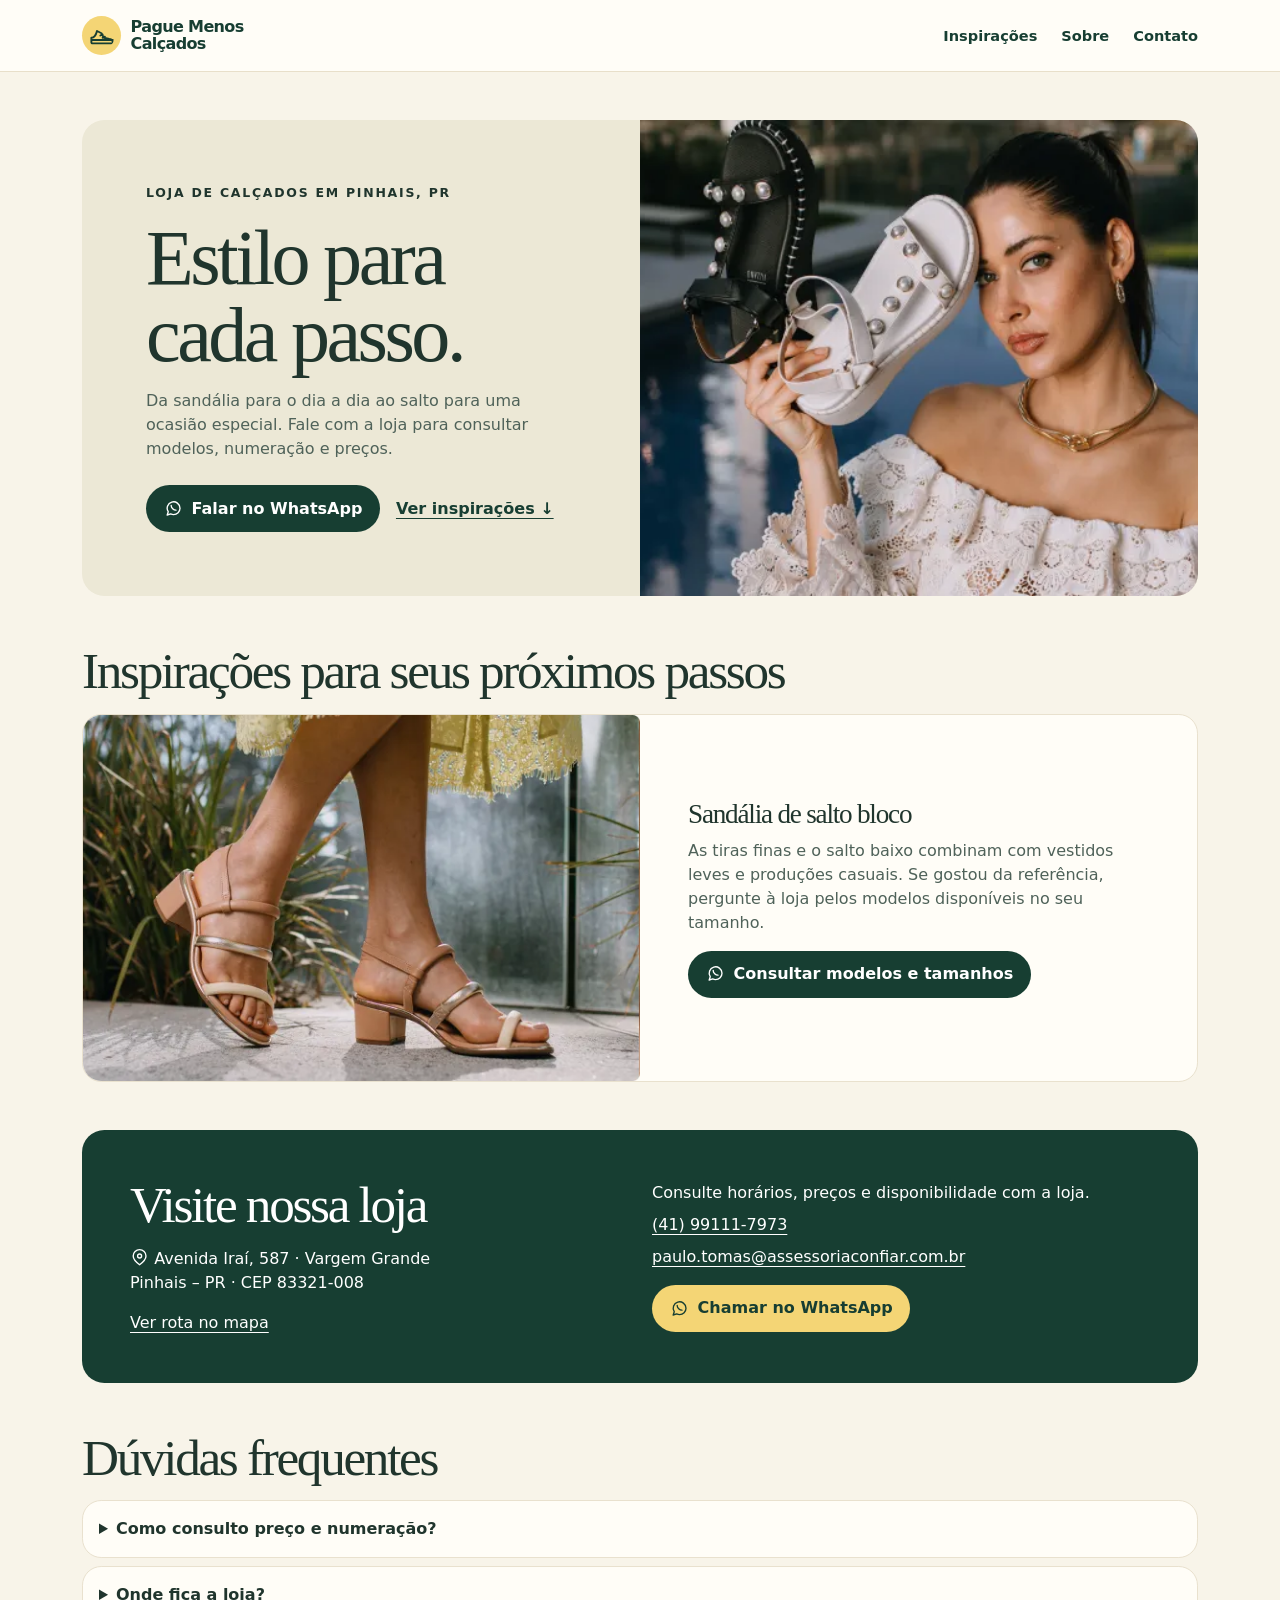
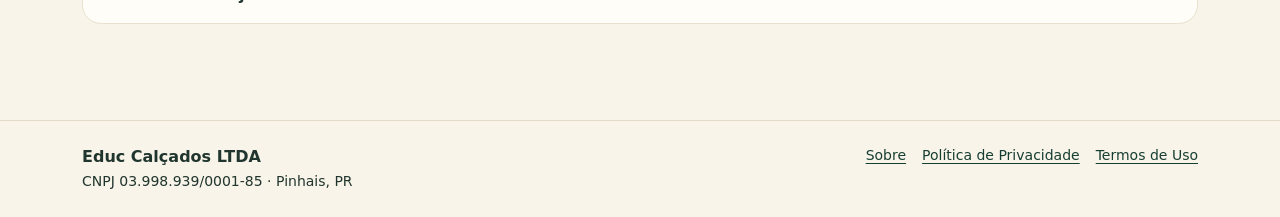
<file: index.html>
<!doctype html>
<html lang="pt-BR">
<head>
<meta charset="utf-8">
<meta name="viewport" content="width=device-width, initial-scale=1">
<title>Loja de calçados em Pinhais | Pague Menos Calçados</title>
<meta name="description" content="Conheça a Pague Menos Calçados em Pinhais, PR. Veja inspirações de calçados e consulte modelos, tamanhos e preços pelo WhatsApp.">
<meta name="theme-color" content="#173e32">
<link rel="stylesheet" href="assets/bootstrap.min.css">
<link rel="stylesheet" href="assets/site.css">
</head>
<body>
<a class="visually-hidden-focusable position-absolute bg-white p-2" href="#conteudo">Pular para o conteúdo</a>
<header>
  <div class="container py-3 d-flex flex-wrap align-items-center justify-content-between gap-3">
    <a class="brand" href="index.html"><svg class="icon" viewBox="0 0 24 24" fill="none" stroke="currentColor" stroke-width="1.7" stroke-linecap="round" stroke-linejoin="round" aria-hidden="true"><path d="M3 14c3 0 4-2 5-6l4 2 2 4 5 1a3 3 0 0 1 3 3v1H3zM3 16h19M11 12l2-1M13 14l2-1"/></svg> Pague Menos<br>Calçados</a>
    <nav class="nav-links d-flex flex-wrap gap-3 gap-md-4" aria-label="Menu principal">
      <a href="index.html#inspiracoes">Inspirações</a>
      <a href="sobre.html">Sobre</a>
      <a href="index.html#contato">Contato</a>
    </nav>
  </div>
</header>

<main id="conteudo" class="container py-4 py-lg-5">
  <section class="hero row g-0 align-items-stretch">
    <div class="col-lg-6 hero-copy align-self-center">
      <p class="eyebrow mb-3">Loja de calçados em Pinhais, PR</p>
      <h1>Estilo para cada passo.</h1>
      <p class="mt-3 mb-4 muted">Da sandália para o dia a dia ao salto para uma ocasião especial. Fale com a loja para consultar modelos, numeração e preços.</p>
      <div class="d-flex flex-wrap align-items-center gap-3"><a class="button" href="https://wa.me/5541991117973?text=Ol%C3%A1%21%20Gostaria%20de%20informa%C3%A7%C3%B5es%20sobre%20os%20cal%C3%A7ados%20e%20a%20disponibilidade%20de%20numera%C3%A7%C3%A3o."><svg class="icon" viewBox="0 0 24 24" fill="none" stroke="currentColor" stroke-width="1.7" stroke-linecap="round" stroke-linejoin="round" aria-hidden="true"><path d="M20 11.5a8 8 0 0 1-8 8c-1.3 0-2.5-.3-3.6-.8L4 20l1.3-4.1A8 8 0 1 1 20 11.5Z"/><path d="M9 8c0 3 3 6 6 6"/></svg> Falar no WhatsApp</a><a class="fw-semibold" href="#inspiracoes">Ver inspirações ↓</a></div>
    </div>
    <div class="col-lg-6"><img class="hero-photo" src="assets/verao.webp" width="581" height="382" fetchpriority="high" alt="Mulher segurando sandálias preta e branca com detalhes metálicos"></div>
  </section>
  <section class="my-5" id="inspiracoes" aria-labelledby="titulo-inspiracoes">
    <h2 id="titulo-inspiracoes" class="mb-3">Inspirações para seus próximos passos</h2>
    <div class="panel row g-0 align-items-stretch">
      <div class="col-md-6"><img src="assets/primavera.webp" width="581" height="382" loading="lazy" alt="Sandália bege de salto bloco baixo e tiras finas"></div>
      <div class="col-md-6 p-4 p-lg-5 align-self-center">
        <h3>Sandália de salto bloco</h3>
        <p class="muted">As tiras finas e o salto baixo combinam com vestidos leves e produções casuais. Se gostou da referência, pergunte à loja pelos modelos disponíveis no seu tamanho.</p>
        <a class="button" href="https://wa.me/5541991117973?text=Ol%C3%A1%21%20Gostaria%20de%20informa%C3%A7%C3%B5es%20sobre%20os%20cal%C3%A7ados%20e%20a%20disponibilidade%20de%20numera%C3%A7%C3%A3o."><svg class="icon" viewBox="0 0 24 24" fill="none" stroke="currentColor" stroke-width="1.7" stroke-linecap="round" stroke-linejoin="round" aria-hidden="true"><path d="M20 11.5a8 8 0 0 1-8 8c-1.3 0-2.5-.3-3.6-.8L4 20l1.3-4.1A8 8 0 1 1 20 11.5Z"/><path d="M9 8c0 3 3 6 6 6"/></svg> Consultar modelos e tamanhos</a>
      </div>
    </div>
  </section>
  <section class="contact p-4 p-lg-5" id="contato" aria-labelledby="titulo-contato">
    <div class="row g-4 align-items-center">
      <div class="col-lg-6">
        <h2 id="titulo-contato">Visite nossa loja</h2>
        <address class="mt-3"><svg class="icon" viewBox="0 0 24 24" fill="none" stroke="currentColor" stroke-width="1.7" stroke-linecap="round" stroke-linejoin="round" aria-hidden="true"><path d="M20 10c0 5-8 11-8 11S4 15 4 10a8 8 0 1 1 16 0Z"/><circle cx="12" cy="10" r="2.5"/></svg> Avenida Iraí, 587 · Vargem Grande<br>Pinhais – PR · CEP 83321-008</address>
        <a class="d-inline-block mt-3" href="https://www.google.com/maps/search/?api=1&amp;query=Avenida%20Ira%C3%AD%20587%2C%20Vargem%20Grande%2C%20Pinhais%20PR%2C%2083321-008">Ver rota no mapa</a>
      </div>
      <div class="col-lg-6">
        <p class="mb-2">Consulte horários, preços e disponibilidade com a loja.</p>
        <p class="mb-2"><a href="tel:+5541991117973">(41) 99111-7973</a></p>
        <p class="mb-3"><a href="mailto:paulo.tomas@assessoriaconfiar.com.br">paulo.tomas@assessoriaconfiar.com.br</a></p>
        <a class="button warm" href="https://wa.me/5541991117973?text=Ol%C3%A1%21%20Gostaria%20de%20informa%C3%A7%C3%B5es%20sobre%20os%20cal%C3%A7ados%20e%20a%20disponibilidade%20de%20numera%C3%A7%C3%A3o."><svg class="icon" viewBox="0 0 24 24" fill="none" stroke="currentColor" stroke-width="1.7" stroke-linecap="round" stroke-linejoin="round" aria-hidden="true"><path d="M20 11.5a8 8 0 0 1-8 8c-1.3 0-2.5-.3-3.6-.8L4 20l1.3-4.1A8 8 0 1 1 20 11.5Z"/><path d="M9 8c0 3 3 6 6 6"/></svg> Chamar no WhatsApp</a>
      </div>
    </div>
  </section>
  <section class="my-5" aria-labelledby="duvidas">
    <h2 id="duvidas">Dúvidas frequentes</h2>
    <details class="panel p-3 mt-3"><summary class="fw-semibold">Como consulto preço e numeração?</summary><p class="mt-2 mb-0">Envie uma mensagem com o tipo de calçado e o tamanho que procura. A loja pode informar as opções disponíveis e os preços.</p></details>
    <details class="panel p-3 mt-2"><summary class="fw-semibold">Onde fica a loja?</summary><p class="mt-2 mb-0">Na Avenida Iraí, 587, bairro Vargem Grande, em Pinhais (PR). Use o link de rota na seção de contato.</p></details>
  </section>
</main>
<footer>
  <div class="container py-4 d-flex flex-wrap justify-content-between align-items-start gap-3">
    <div><strong>Educ Calçados LTDA</strong><br><span class="small">CNPJ 03.998.939/0001-85 · Pinhais, PR</span></div>
    <nav class="small d-flex flex-wrap gap-3" aria-label="Links institucionais">
      <a href="sobre.html">Sobre</a>
      <a href="politica-de-privacidade.html">Política de Privacidade</a>
      <a href="termos-de-uso.html">Termos de Uso</a>
    </nav>
  </div>
</footer>
</body>
</html>
</file>
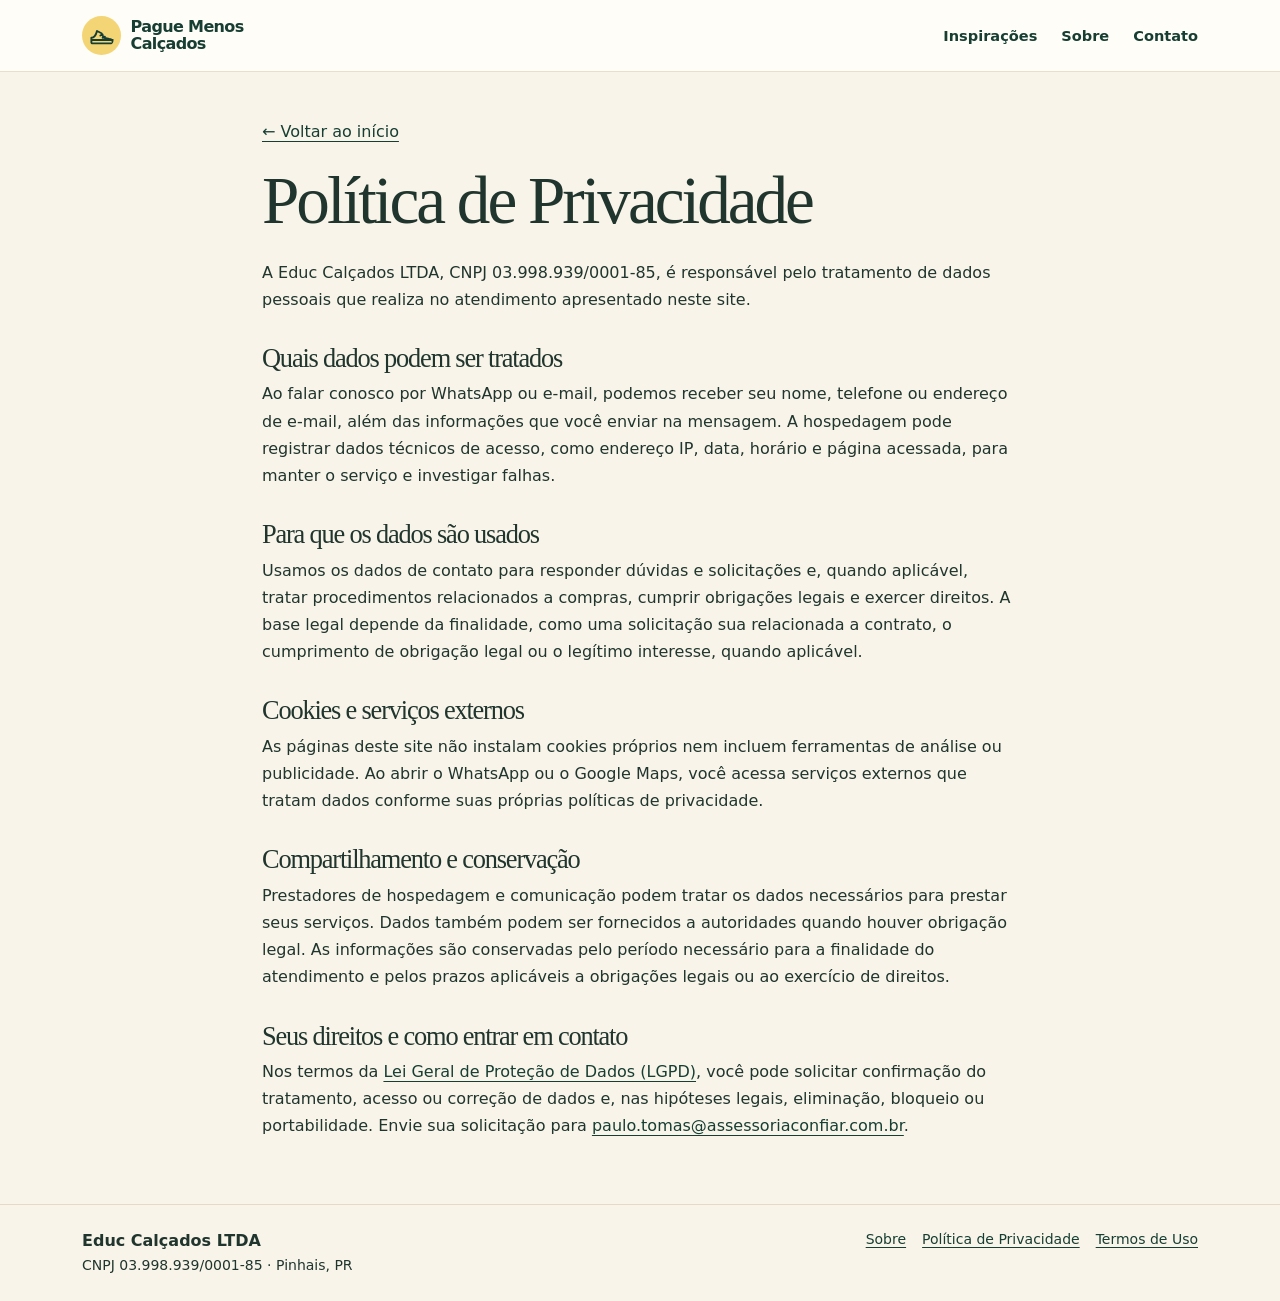
<file: politica-de-privacidade.html>
<!doctype html>
<html lang="pt-BR">
<head>
<meta charset="utf-8">
<meta name="viewport" content="width=device-width, initial-scale=1">
<title>Política de Privacidade | Pague Menos Calçados</title>
<meta name="description" content="Como a Educ Calçados LTDA trata dados pessoais no site e nos canais de atendimento.">
<meta name="theme-color" content="#173e32">
<link rel="stylesheet" href="assets/bootstrap.min.css">
<link rel="stylesheet" href="assets/site.css">
</head>
<body>
<a class="visually-hidden-focusable position-absolute bg-white p-2" href="#conteudo">Pular para o conteúdo</a>
<header>
  <div class="container py-3 d-flex flex-wrap align-items-center justify-content-between gap-3">
    <a class="brand" href="index.html"><svg class="icon" viewBox="0 0 24 24" fill="none" stroke="currentColor" stroke-width="1.7" stroke-linecap="round" stroke-linejoin="round" aria-hidden="true"><path d="M3 14c3 0 4-2 5-6l4 2 2 4 5 1a3 3 0 0 1 3 3v1H3zM3 16h19M11 12l2-1M13 14l2-1"/></svg> Pague Menos<br>Calçados</a>
    <nav class="nav-links d-flex flex-wrap gap-3 gap-md-4" aria-label="Menu principal">
      <a href="index.html#inspiracoes">Inspirações</a>
      <a href="sobre.html">Sobre</a>
      <a href="index.html#contato">Contato</a>
    </nav>
  </div>
</header>
<main id="conteudo" class="container legal py-5"><a href="index.html">← Voltar ao início</a><h1 class="mt-4 mb-4">Política de Privacidade</h1>
<p>A Educ Calçados LTDA, CNPJ 03.998.939/0001-85, é responsável pelo tratamento de dados pessoais que realiza no atendimento apresentado neste site.</p>
<h2>Quais dados podem ser tratados</h2>
<p>Ao falar conosco por WhatsApp ou e-mail, podemos receber seu nome, telefone ou endereço de e-mail, além das informações que você enviar na mensagem. A hospedagem pode registrar dados técnicos de acesso, como endereço IP, data, horário e página acessada, para manter o serviço e investigar falhas.</p>
<h2>Para que os dados são usados</h2>
<p>Usamos os dados de contato para responder dúvidas e solicitações e, quando aplicável, tratar procedimentos relacionados a compras, cumprir obrigações legais e exercer direitos. A base legal depende da finalidade, como uma solicitação sua relacionada a contrato, o cumprimento de obrigação legal ou o legítimo interesse, quando aplicável.</p>
<h2>Cookies e serviços externos</h2>
<p>As páginas deste site não instalam cookies próprios nem incluem ferramentas de análise ou publicidade. Ao abrir o WhatsApp ou o Google Maps, você acessa serviços externos que tratam dados conforme suas próprias políticas de privacidade.</p>
<h2>Compartilhamento e conservação</h2>
<p>Prestadores de hospedagem e comunicação podem tratar os dados necessários para prestar seus serviços. Dados também podem ser fornecidos a autoridades quando houver obrigação legal. As informações são conservadas pelo período necessário para a finalidade do atendimento e pelos prazos aplicáveis a obrigações legais ou ao exercício de direitos.</p>
<h2>Seus direitos e como entrar em contato</h2>
<p>Nos termos da <a href="https://www.planalto.gov.br/ccivil_03/_ato2015-2018/2018/lei/l13709.htm">Lei Geral de Proteção de Dados (LGPD)</a>, você pode solicitar confirmação do tratamento, acesso ou correção de dados e, nas hipóteses legais, eliminação, bloqueio ou portabilidade. Envie sua solicitação para <a href="mailto:paulo.tomas@assessoriaconfiar.com.br">paulo.tomas@assessoriaconfiar.com.br</a>.</p>
</main>
<footer>
  <div class="container py-4 d-flex flex-wrap justify-content-between align-items-start gap-3">
    <div><strong>Educ Calçados LTDA</strong><br><span class="small">CNPJ 03.998.939/0001-85 · Pinhais, PR</span></div>
    <nav class="small d-flex flex-wrap gap-3" aria-label="Links institucionais">
      <a href="sobre.html">Sobre</a>
      <a href="politica-de-privacidade.html">Política de Privacidade</a>
      <a href="termos-de-uso.html">Termos de Uso</a>
    </nav>
  </div>
</footer>
</body>
</html>
</file>
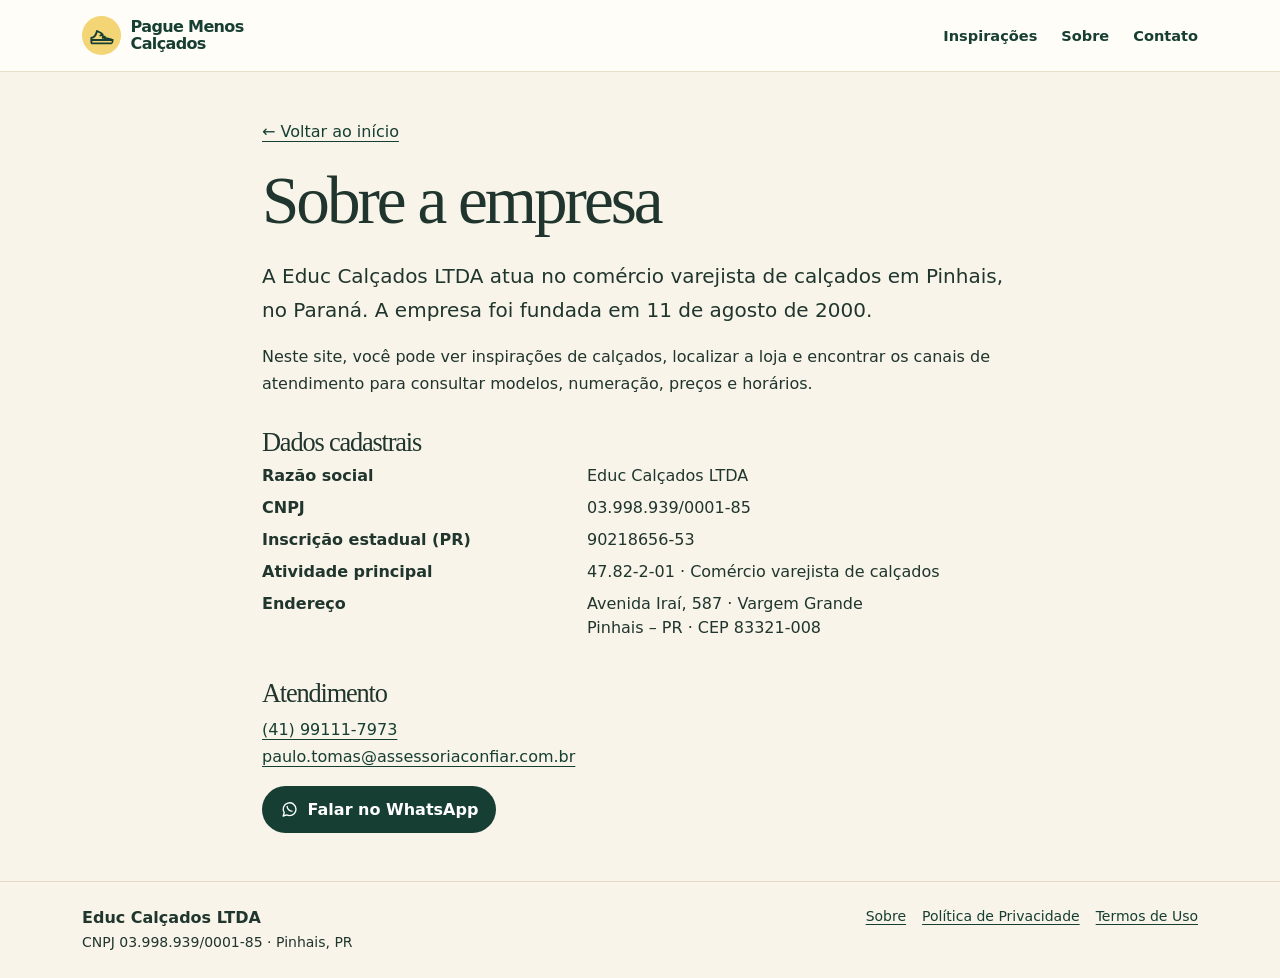
<file: sobre.html>
<!doctype html>
<html lang="pt-BR">
<head>
<meta charset="utf-8">
<meta name="viewport" content="width=device-width, initial-scale=1">
<title>Sobre a empresa | Pague Menos Calçados</title>
<meta name="description" content="História, atividade e dados cadastrais da Educ Calçados LTDA.">
<meta name="theme-color" content="#173e32">
<link rel="stylesheet" href="assets/bootstrap.min.css">
<link rel="stylesheet" href="assets/site.css">
</head>
<body>
<a class="visually-hidden-focusable position-absolute bg-white p-2" href="#conteudo">Pular para o conteúdo</a>
<header>
  <div class="container py-3 d-flex flex-wrap align-items-center justify-content-between gap-3">
    <a class="brand" href="index.html"><svg class="icon" viewBox="0 0 24 24" fill="none" stroke="currentColor" stroke-width="1.7" stroke-linecap="round" stroke-linejoin="round" aria-hidden="true"><path d="M3 14c3 0 4-2 5-6l4 2 2 4 5 1a3 3 0 0 1 3 3v1H3zM3 16h19M11 12l2-1M13 14l2-1"/></svg> Pague Menos<br>Calçados</a>
    <nav class="nav-links d-flex flex-wrap gap-3 gap-md-4" aria-label="Menu principal">
      <a href="index.html#inspiracoes">Inspirações</a>
      <a href="sobre.html">Sobre</a>
      <a href="index.html#contato">Contato</a>
    </nav>
  </div>
</header>
<main id="conteudo" class="container legal py-5"><a href="index.html">← Voltar ao início</a><h1 class="mt-4 mb-4">Sobre a empresa</h1>
<p class="lead">A Educ Calçados LTDA atua no comércio varejista de calçados em Pinhais, no Paraná. A empresa foi fundada em 11 de agosto de 2000.</p>
<p>Neste site, você pode ver inspirações de calçados, localizar a loja e encontrar os canais de atendimento para consultar modelos, numeração, preços e horários.</p>
<h2>Dados cadastrais</h2>
<dl class="row">
<dt class="col-sm-5">Razão social</dt><dd class="col-sm-7">Educ Calçados LTDA</dd>
<dt class="col-sm-5">CNPJ</dt><dd class="col-sm-7">03.998.939/0001-85</dd>
<dt class="col-sm-5">Inscrição estadual (PR)</dt><dd class="col-sm-7">90218656-53</dd>
<dt class="col-sm-5">Atividade principal</dt><dd class="col-sm-7">47.82-2-01 · Comércio varejista de calçados</dd>
<dt class="col-sm-5">Endereço</dt><dd class="col-sm-7">Avenida Iraí, 587 · Vargem Grande<br>Pinhais – PR · CEP 83321-008</dd>
</dl>
<h2>Atendimento</h2>
<p><a href="tel:+5541991117973">(41) 99111-7973</a><br><a href="mailto:paulo.tomas@assessoriaconfiar.com.br">paulo.tomas@assessoriaconfiar.com.br</a></p>
<a class="button" href="https://wa.me/5541991117973?text=Ol%C3%A1%21%20Gostaria%20de%20informa%C3%A7%C3%B5es%20sobre%20os%20cal%C3%A7ados%20e%20a%20disponibilidade%20de%20numera%C3%A7%C3%A3o."><svg class="icon" viewBox="0 0 24 24" fill="none" stroke="currentColor" stroke-width="1.7" stroke-linecap="round" stroke-linejoin="round" aria-hidden="true"><path d="M20 11.5a8 8 0 0 1-8 8c-1.3 0-2.5-.3-3.6-.8L4 20l1.3-4.1A8 8 0 1 1 20 11.5Z"/><path d="M9 8c0 3 3 6 6 6"/></svg> Falar no WhatsApp</a>
</main>
<footer>
  <div class="container py-4 d-flex flex-wrap justify-content-between align-items-start gap-3">
    <div><strong>Educ Calçados LTDA</strong><br><span class="small">CNPJ 03.998.939/0001-85 · Pinhais, PR</span></div>
    <nav class="small d-flex flex-wrap gap-3" aria-label="Links institucionais">
      <a href="sobre.html">Sobre</a>
      <a href="politica-de-privacidade.html">Política de Privacidade</a>
      <a href="termos-de-uso.html">Termos de Uso</a>
    </nav>
  </div>
</footer>
</body>
</html>
</file>
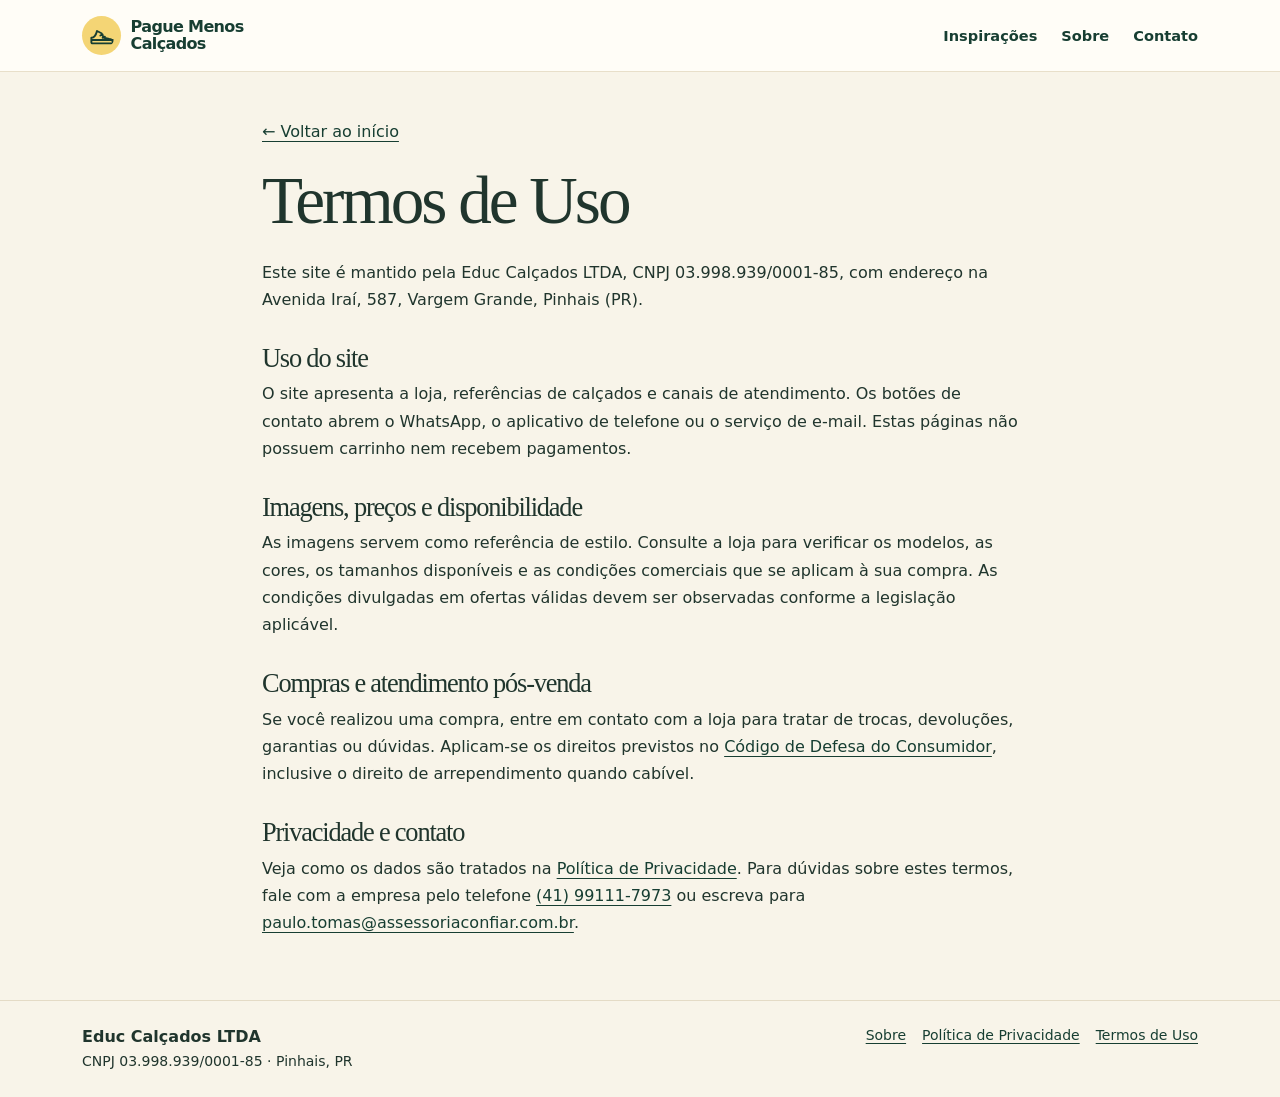
<file: termos-de-uso.html>
<!doctype html>
<html lang="pt-BR">
<head>
<meta charset="utf-8">
<meta name="viewport" content="width=device-width, initial-scale=1">
<title>Termos de Uso | Pague Menos Calçados</title>
<meta name="description" content="Condições de utilização do site institucional da Educ Calçados LTDA.">
<meta name="theme-color" content="#173e32">
<link rel="stylesheet" href="assets/bootstrap.min.css">
<link rel="stylesheet" href="assets/site.css">
</head>
<body>
<a class="visually-hidden-focusable position-absolute bg-white p-2" href="#conteudo">Pular para o conteúdo</a>
<header>
  <div class="container py-3 d-flex flex-wrap align-items-center justify-content-between gap-3">
    <a class="brand" href="index.html"><svg class="icon" viewBox="0 0 24 24" fill="none" stroke="currentColor" stroke-width="1.7" stroke-linecap="round" stroke-linejoin="round" aria-hidden="true"><path d="M3 14c3 0 4-2 5-6l4 2 2 4 5 1a3 3 0 0 1 3 3v1H3zM3 16h19M11 12l2-1M13 14l2-1"/></svg> Pague Menos<br>Calçados</a>
    <nav class="nav-links d-flex flex-wrap gap-3 gap-md-4" aria-label="Menu principal">
      <a href="index.html#inspiracoes">Inspirações</a>
      <a href="sobre.html">Sobre</a>
      <a href="index.html#contato">Contato</a>
    </nav>
  </div>
</header>
<main id="conteudo" class="container legal py-5"><a href="index.html">← Voltar ao início</a><h1 class="mt-4 mb-4">Termos de Uso</h1>
<p>Este site é mantido pela Educ Calçados LTDA, CNPJ 03.998.939/0001-85, com endereço na Avenida Iraí, 587, Vargem Grande, Pinhais (PR).</p>
<h2>Uso do site</h2>
<p>O site apresenta a loja, referências de calçados e canais de atendimento. Os botões de contato abrem o WhatsApp, o aplicativo de telefone ou o serviço de e-mail. Estas páginas não possuem carrinho nem recebem pagamentos.</p>
<h2>Imagens, preços e disponibilidade</h2>
<p>As imagens servem como referência de estilo. Consulte a loja para verificar os modelos, as cores, os tamanhos disponíveis e as condições comerciais que se aplicam à sua compra. As condições divulgadas em ofertas válidas devem ser observadas conforme a legislação aplicável.</p>
<h2>Compras e atendimento pós-venda</h2>
<p>Se você realizou uma compra, entre em contato com a loja para tratar de trocas, devoluções, garantias ou dúvidas. Aplicam-se os direitos previstos no <a href="https://www.planalto.gov.br/ccivil_03/leis/l8078compilado.htm">Código de Defesa do Consumidor</a>, inclusive o direito de arrependimento quando cabível.</p>
<h2>Privacidade e contato</h2>
<p>Veja como os dados são tratados na <a href="politica-de-privacidade.html">Política de Privacidade</a>. Para dúvidas sobre estes termos, fale com a empresa pelo telefone <a href="tel:+5541991117973">(41) 99111-7973</a> ou escreva para <a href="mailto:paulo.tomas@assessoriaconfiar.com.br">paulo.tomas@assessoriaconfiar.com.br</a>.</p>
</main>
<footer>
  <div class="container py-4 d-flex flex-wrap justify-content-between align-items-start gap-3">
    <div><strong>Educ Calçados LTDA</strong><br><span class="small">CNPJ 03.998.939/0001-85 · Pinhais, PR</span></div>
    <nav class="small d-flex flex-wrap gap-3" aria-label="Links institucionais">
      <a href="sobre.html">Sobre</a>
      <a href="politica-de-privacidade.html">Política de Privacidade</a>
      <a href="termos-de-uso.html">Termos de Uso</a>
    </nav>
  </div>
</footer>
</body>
</html>
</file>
<file: assets/site.css>
:root{--ink:#20352d;--green:#173e32;--cream:#f8f4e9;--yellow:#f4d575;--muted:#4f6259}
body{background:var(--cream);color:var(--ink);font-family:system-ui,sans-serif}
a{color:var(--green);text-underline-offset:.22em}
a:hover{color:#41674e}
:focus-visible{outline:3px solid #8c5d14;outline-offset:4px}
header{background:#fffdf7;border-bottom:1px solid #e8dfca}
.brand{display:inline-flex;align-items:center;gap:.6rem;font-weight:850;letter-spacing:-.04em;text-decoration:none;line-height:1.05}
.brand svg{padding:6px;background:var(--yellow);border-radius:50%;width:39px;height:39px}
.nav-links a{font-size:.91rem;font-weight:650;text-decoration:none}
h1,h2,h3{font-family:Georgia,serif;letter-spacing:-.045em}
h1{font-size:clamp(2.55rem,6.1vw,5.5rem);line-height:.99}
h2{font-size:clamp(2rem,4vw,3.5rem);line-height:1.04}
h3{font-size:1.7rem}
.eyebrow{font-size:.78rem;letter-spacing:.14em;text-transform:uppercase;font-weight:800}
.hero{background:#ece8d6;border-radius:1.4rem;overflow:hidden}
.hero-copy{padding:clamp(1.6rem,5vw,5rem)}
.hero-photo{width:100%;height:100%;min-height:300px;object-fit:cover;object-position:57% center}
.button{display:inline-flex;align-items:center;justify-content:center;gap:.55rem;background:var(--green);color:#fff;padding:.72rem 1.1rem;border-radius:999px;text-decoration:none;font-weight:700}
.button:hover{background:#285442;color:#fff}
.button.warm{background:var(--yellow);color:var(--green)}
.button.warm:hover{background:#ffe6a1}
.icon{width:1.2em;height:1.2em;flex-shrink:0;vertical-align:-.2em}
.muted{color:var(--muted)}
.panel{background:#fffdf7;border:1px solid #e9e1ce;border-radius:1.2rem;overflow:hidden}
.panel img{width:100%;height:100%;object-fit:cover}
.contact{background:var(--green);color:#fff;border-radius:1.4rem}
.contact a:not(.button){color:#fff;overflow-wrap:anywhere}
footer{border-top:1px solid #e4dbc6}
.legal{max-width:780px}
.legal h1{font-size:clamp(2.5rem,6vw,4.2rem)}
.legal h2{font-size:1.65rem;margin-top:2rem}
.legal p,.legal li{line-height:1.7;overflow-wrap:anywhere}
address{margin-bottom:0}
</file>
